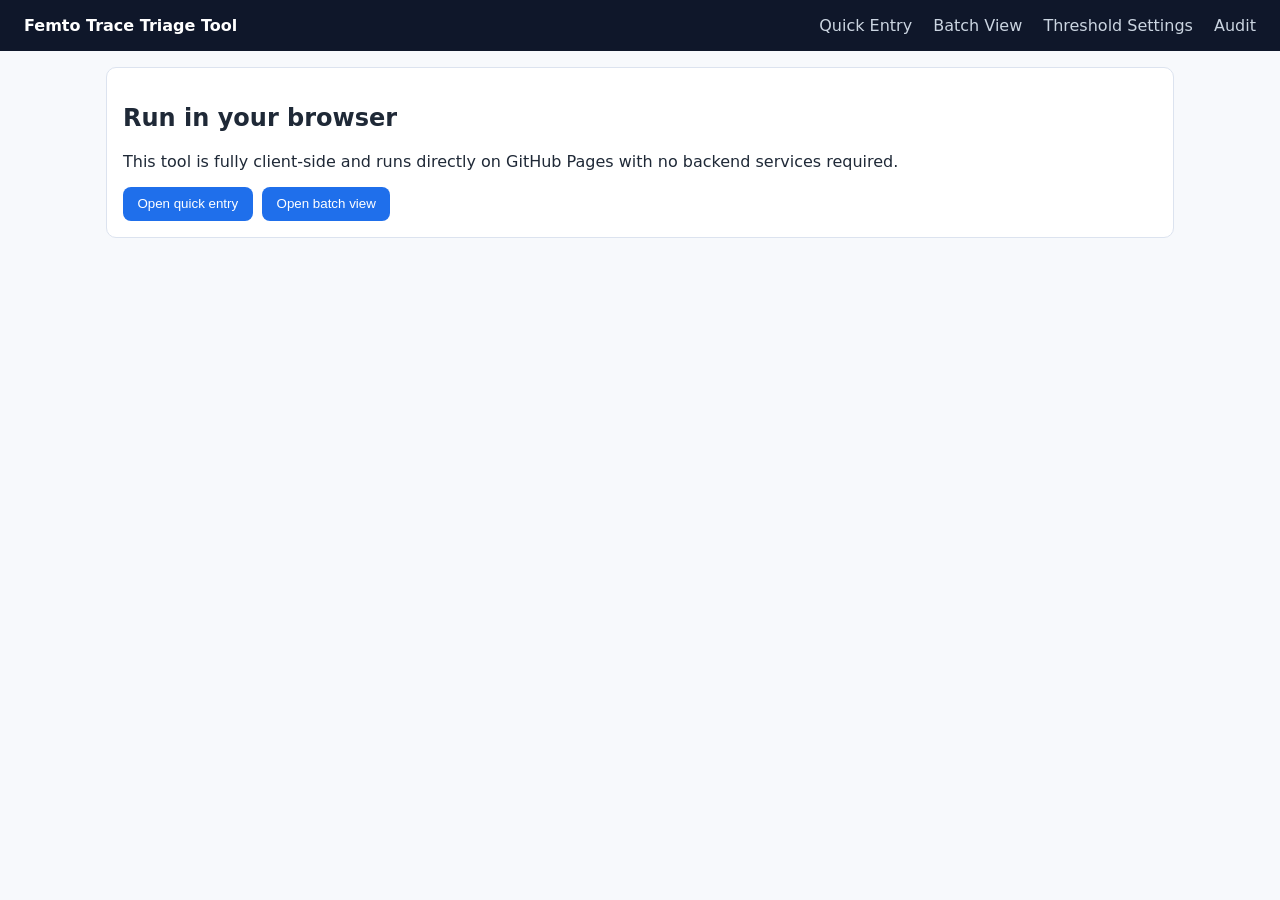
<file: index.html>
<!doctype html>
<html lang="en">
<head>
  <meta charset="UTF-8" />
  <meta name="viewport" content="width=device-width, initial-scale=1.0" />
  <title>Femto Trace Triage Tool</title>
  <link rel="stylesheet" href="app/styles.css" />
</head>
<body>
  <header>
    <strong>Femto Trace Triage Tool</strong>
    <nav>
      <a href="app/index.html">Quick Entry</a>
      <a href="app/batch.html">Batch View</a>
      <a href="app/settings.html">Threshold Settings</a>
      <a href="app/audit.html">Audit</a>
    </nav>
  </header>

  <main class="container">
    <section class="card">
      <h2>Run in your browser</h2>
      <p class="muted">This tool is fully client-side and runs directly on GitHub Pages with no backend services required.</p>
      <div style="display:flex;gap:.6rem;flex-wrap:wrap;margin-top:1rem;">
        <a href="app/index.html"><button>Open quick entry</button></a>
        <a href="app/batch.html"><button>Open batch view</button></a>
      </div>
    </section>
  </main>
</body>
</html>
</file>
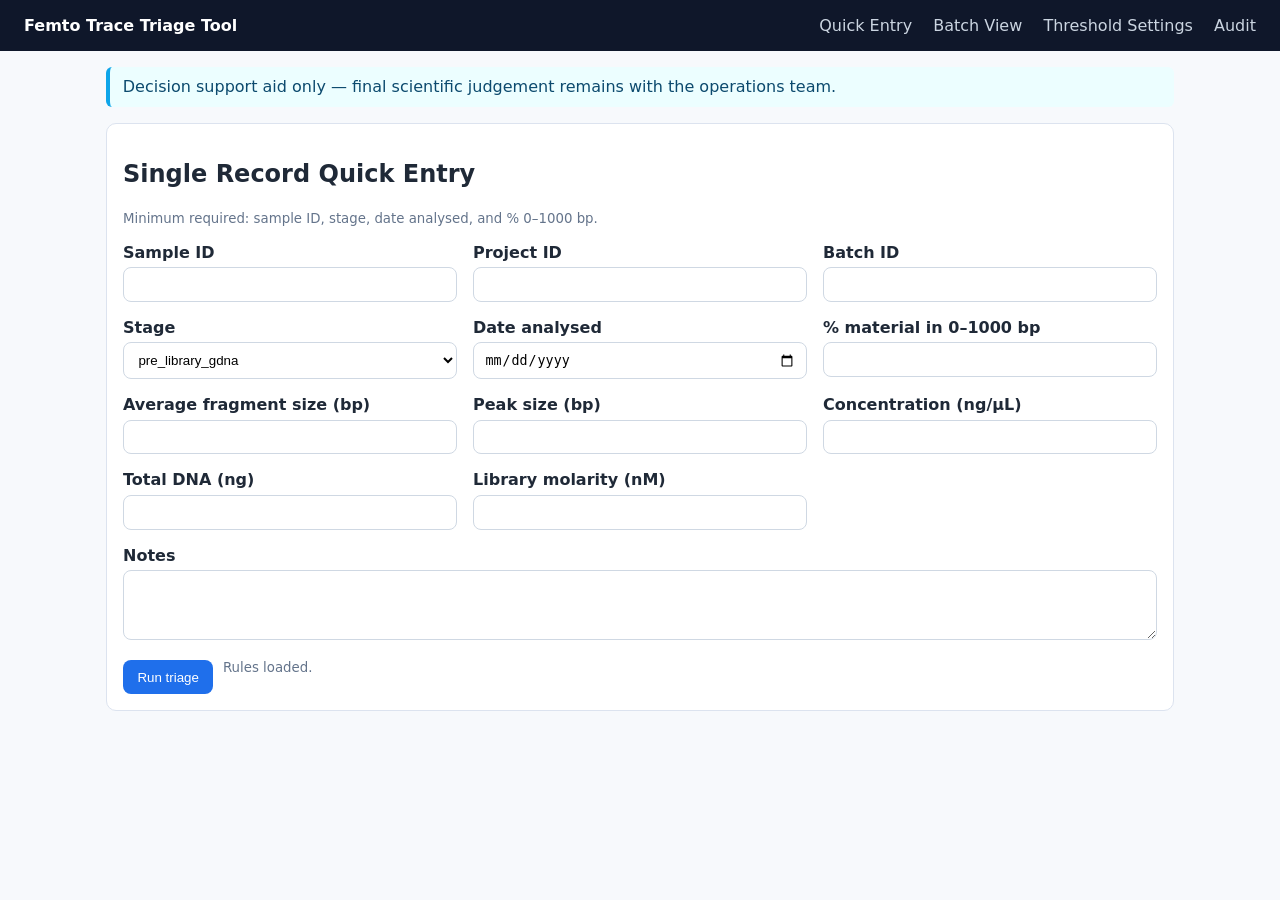
<file: app/index.html>
<!doctype html>
<html lang="en">
<head>
  <meta charset="UTF-8" />
  <meta name="viewport" content="width=device-width, initial-scale=1.0" />
  <title>Femto Trace Triage Tool</title>
  <link rel="stylesheet" href="styles.css" />
</head>
<body>
  <header>
    <strong>Femto Trace Triage Tool</strong>
    <nav>
      <a href="index.html">Quick Entry</a>
      <a href="batch.html">Batch View</a>
      <a href="settings.html">Threshold Settings</a>
      <a href="audit.html">Audit</a>
    </nav>
  </header>

  <main class="container">
    <div class="notice">Decision support aid only — final scientific judgement remains with the operations team.</div>

    <section class="card">
      <h2>Single Record Quick Entry</h2>
      <small class="muted">Minimum required: sample ID, stage, date analysed, and % 0–1000 bp.</small>
      <div class="grid grid-2" style="margin-top:1rem;">
        <div><label>Sample ID</label><input id="sample_id" /></div>
        <div><label>Project ID</label><input id="project_id" /></div>
        <div><label>Batch ID</label><input id="batch_id" /></div>
        <div>
          <label>Stage</label>
          <select id="stage">
            <option value="pre_library_gdna">pre_library_gdna</option>
            <option value="post_library">post_library</option>
            <option value="post_size_selection">post_size_selection</option>
            <option value="final_library">final_library</option>
          </select>
        </div>
        <div><label>Date analysed</label><input id="date_analyzed" type="date" /></div>
        <div><label>% material in 0–1000 bp</label><input id="percent_0_1000_bp" type="number" step="0.01" /></div>
        <div><label>Average fragment size (bp)</label><input id="avg_fragment_size_bp" type="number" /></div>
        <div><label>Peak size (bp)</label><input id="peak_size_bp" type="number" /></div>
        <div><label>Concentration (ng/µL)</label><input id="concentration_ng_ul" type="number" step="0.01" /></div>
        <div><label>Total DNA (ng)</label><input id="total_dna_ng" type="number" step="0.01" /></div>
        <div><label>Library molarity (nM)</label><input id="library_molarity_nM" type="number" step="0.01" /></div>
        <div style="grid-column:1/-1;"><label>Notes</label><textarea id="notes"></textarea></div>
      </div>
      <div style="margin-top:1rem;display:flex;gap:.6rem;">
        <button id="run">Run triage</button>
        <small id="loadingNote" class="muted">Loading rule set…</small>
      </div>
    </section>

    <section id="result" class="card" hidden>
      <h3>Suggested triage</h3>
      <p><span id="statusBadge" class="badge"></span> <small id="confidence" class="muted"></small></p>
      <p id="explanation"></p>
      <details>
        <summary>Rationale</summary>
        <p id="rationale"></p>
      </details>
      <p><strong>Reasons triggered:</strong> <span id="reasons"></span></p>
      <p><strong>Suggested action:</strong> <span id="action"></span></p>
    </section>
  </main>

  <script type="module">
    import { evaluateRecord } from './triage.js';

    let rules;
    const runButton = document.getElementById('run');
    runButton.disabled = true;

    const loadRules = async () => {
      try {
        const response = await fetch('../data/rules.default.json');
        rules = await response.json();
        runButton.disabled = false;
        document.getElementById('loadingNote').textContent = 'Rules loaded.';
      } catch (error) {
        const result = document.getElementById('result');
        result.hidden = false;
        document.getElementById('statusBadge').className = 'badge status-Fail-hold';
        document.getElementById('statusBadge').textContent = 'Rules unavailable';
        document.getElementById('confidence').textContent = 'Confidence: low';
        document.getElementById('explanation').textContent = 'Unable to load threshold rules. Refresh and try again.';
        document.getElementById('rationale').textContent = String(error);
        document.getElementById('reasons').textContent = 'rules_load_error';
        document.getElementById('action').textContent = 'Confirm this site is being served over HTTP(S) and retry.';
      }
    };
    loadRules();

    const fields = [
      'sample_id','project_id','batch_id','stage','date_analyzed','percent_0_1000_bp',
      'avg_fragment_size_bp','peak_size_bp','concentration_ng_ul','total_dna_ng','library_molarity_nM','notes'
    ];

    const toRecord = () => {
      const record = {};
      fields.forEach((id) => record[id] = document.getElementById(id).value);
      ['percent_0_1000_bp','avg_fragment_size_bp','peak_size_bp','concentration_ng_ul','total_dna_ng','library_molarity_nM']
        .forEach((id) => {
          if (record[id] !== '') record[id] = Number(record[id]);
        });
      return record;
    };

    document.getElementById('run').addEventListener('click', () => {
      const result = evaluateRecord(toRecord(), rules);
      document.getElementById('result').hidden = false;
      const cls = `status-${result.triage_status.replace('/', ' ').replace(/\s+/g, '-')}`;
      const badge = document.getElementById('statusBadge');
      badge.className = `badge ${cls}`;
      badge.textContent = result.triage_status;
      document.getElementById('confidence').textContent = `Confidence: ${result.confidence}`;
      document.getElementById('explanation').textContent = result.short_explanation;
      document.getElementById('rationale').textContent = result.rationale;
      document.getElementById('reasons').textContent = result.reasons_triggered.length ? result.reasons_triggered.join(', ') : 'None';
      document.getElementById('action').textContent = result.suggested_action;
    });
  </script>
</body>
</html>
</file>
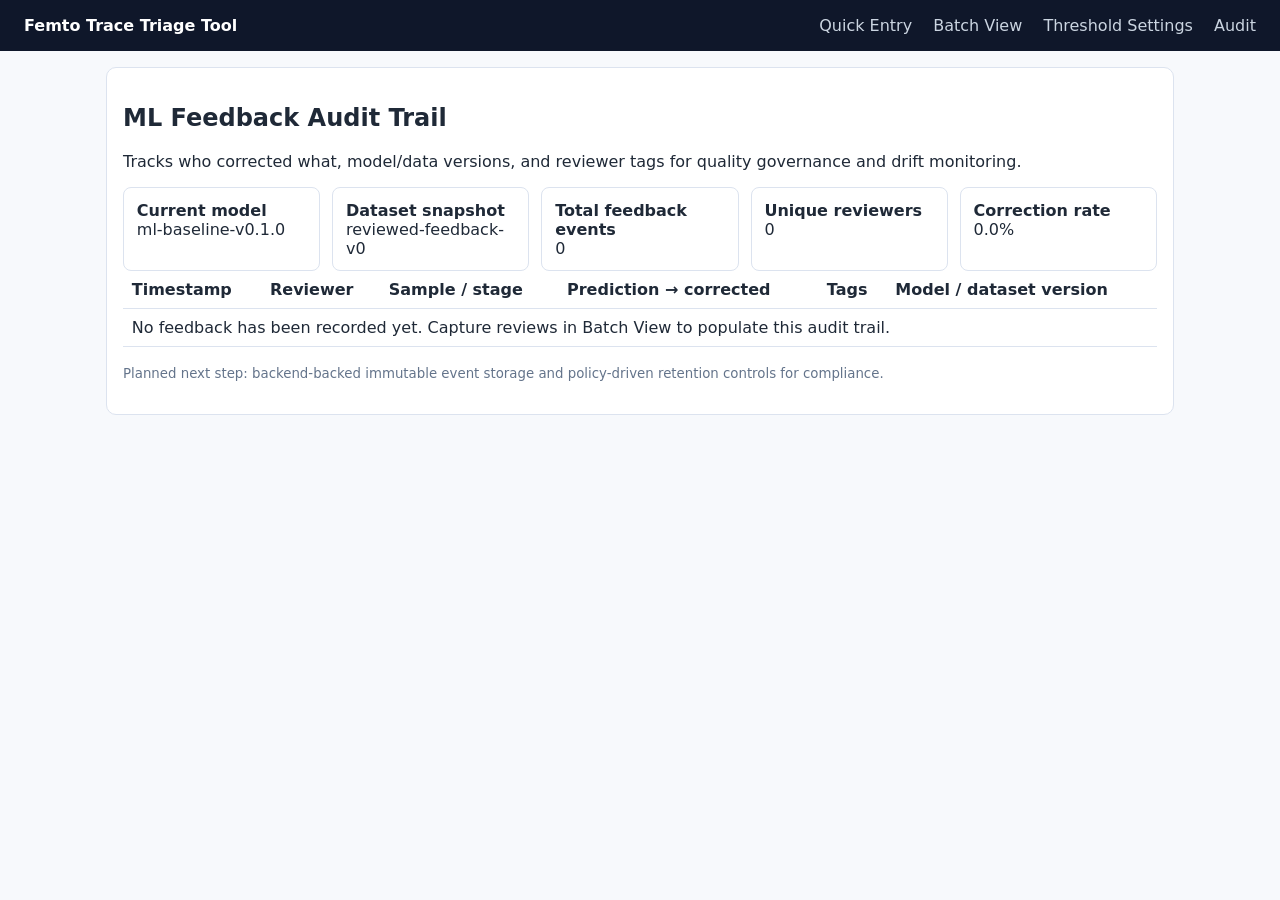
<file: app/audit.html>
<!doctype html>
<html lang="en">
<head>
  <meta charset="UTF-8" />
  <meta name="viewport" content="width=device-width, initial-scale=1.0" />
  <title>Femto Trace Triage Tool - Audit</title>
  <link rel="stylesheet" href="styles.css" />
</head>
<body>
  <header>
    <strong>Femto Trace Triage Tool</strong>
    <nav>
      <a href="index.html">Quick Entry</a>
      <a href="batch.html">Batch View</a>
      <a href="settings.html">Threshold Settings</a>
      <a href="audit.html">Audit</a>
    </nav>
  </header>
  <main class="container">
    <section class="card">
      <h2>ML Feedback Audit Trail</h2>
      <p class="muted">Tracks who corrected what, model/data versions, and reviewer tags for quality governance and drift monitoring.</p>
      <div id="auditKpi" class="kpi-row"></div>
      <div class="table-wrap">
        <table>
          <thead>
            <tr>
              <th>Timestamp</th>
              <th>Reviewer</th>
              <th>Sample / stage</th>
              <th>Prediction → corrected</th>
              <th>Tags</th>
              <th>Model / dataset version</th>
            </tr>
          </thead>
          <tbody id="feedbackRows"></tbody>
        </table>
      </div>
      <p><small class="muted">Planned next step: backend-backed immutable event storage and policy-driven retention controls for compliance.</small></p>
    </section>
  </main>

  <script type="module">
    import { getFeedbackLog, getModelState } from './ml-assist.js';

    const feedback = [...getFeedbackLog()].reverse();
    const state = getModelState();

    const uniqueReviewers = new Set(feedback.map((entry) => entry.reviewerId));
    const disagreementCount = feedback.filter((entry) => entry.modelPrediction !== entry.correctedLabel).length;
    const disagreementRate = feedback.length ? ((disagreementCount / feedback.length) * 100).toFixed(1) : '0.0';

    document.getElementById('auditKpi').innerHTML = `
      <div class="kpi"><strong>Current model</strong><div>${state.modelVersion}</div></div>
      <div class="kpi"><strong>Dataset snapshot</strong><div>${state.datasetVersion}</div></div>
      <div class="kpi"><strong>Total feedback events</strong><div>${feedback.length}</div></div>
      <div class="kpi"><strong>Unique reviewers</strong><div>${uniqueReviewers.size}</div></div>
      <div class="kpi"><strong>Correction rate</strong><div>${disagreementRate}%</div></div>
    `;

    document.getElementById('feedbackRows').innerHTML = feedback.length
      ? feedback.map((entry) => `
        <tr>
          <td>${new Date(entry.timestamp).toLocaleString()}</td>
          <td>${entry.reviewerId} (${entry.reviewerRole})</td>
          <td>${entry.inputFeatures.sample_id || 'n/a'} / ${entry.inputFeatures.stage || 'n/a'}</td>
          <td>${entry.modelPrediction} → ${entry.correctedLabel}</td>
          <td>${entry.reasonTags?.join(', ') || 'none'}</td>
          <td>${entry.modelVersion} / ${entry.datasetVersion}</td>
        </tr>
      `).join('')
      : '<tr><td colspan="6" class="muted">No feedback has been recorded yet. Capture reviews in Batch View to populate this audit trail.</td></tr>';
  </script>
</body>
</html>
</file>
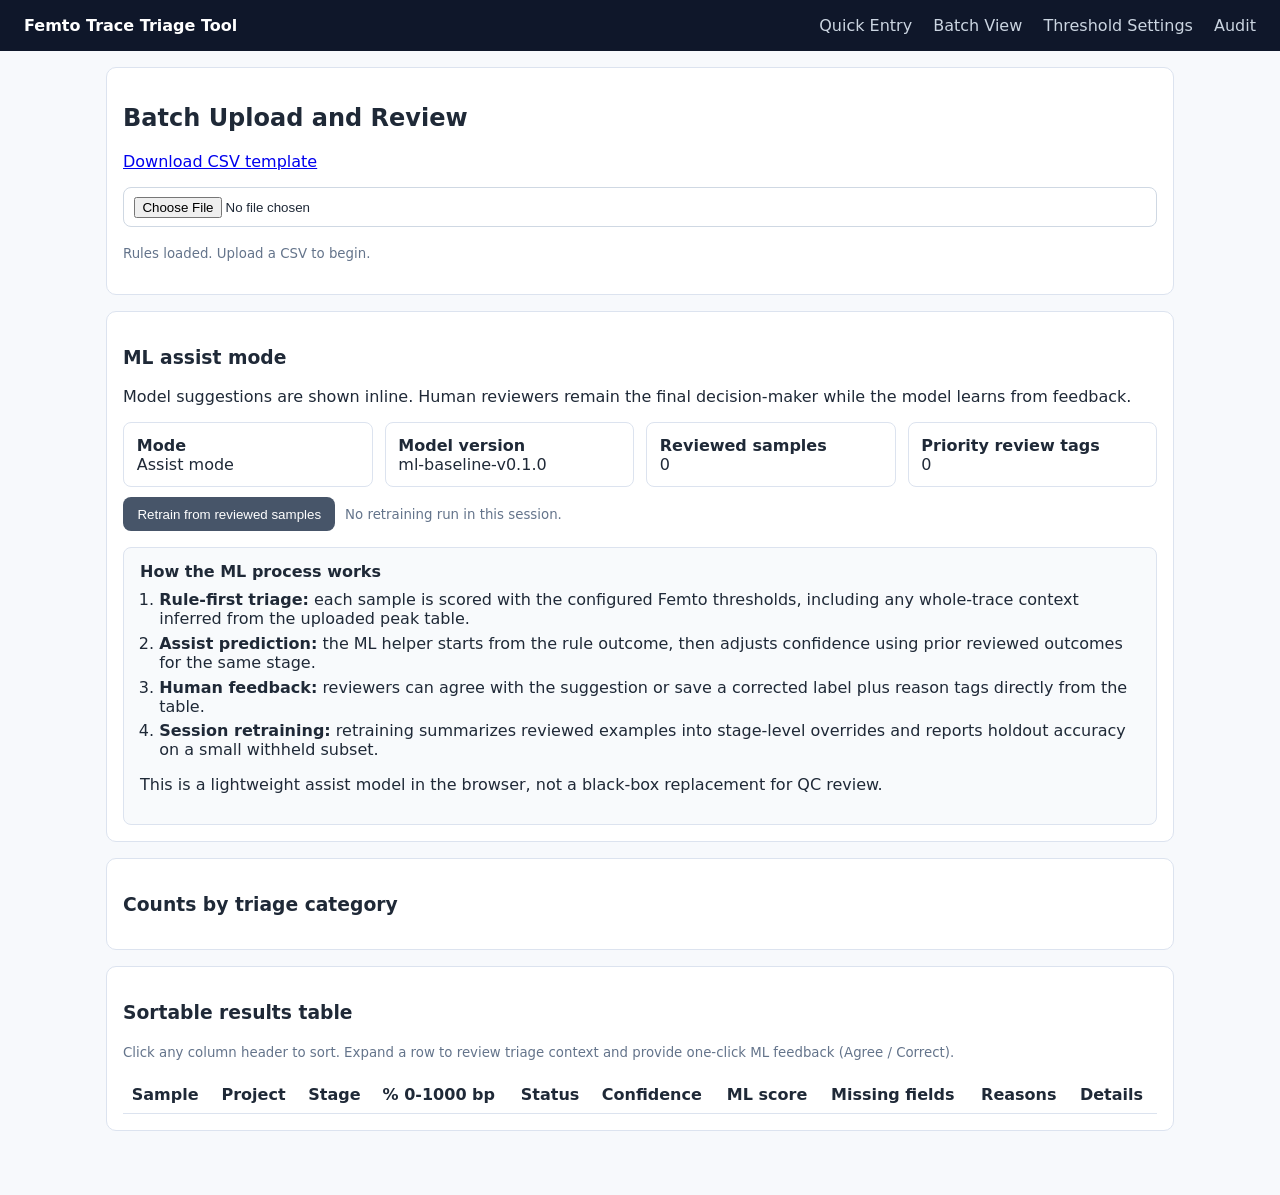
<file: app/batch.html>
<!doctype html>
<html lang="en">
<head>
  <meta charset="UTF-8" />
  <meta name="viewport" content="width=device-width, initial-scale=1.0" />
  <title>Femto Trace Triage Tool - Batch</title>
  <link rel="stylesheet" href="styles.css" />
</head>
<body>
  <header>
    <strong>Femto Trace Triage Tool</strong>
    <nav>
      <a href="index.html">Quick Entry</a>
      <a href="batch.html">Batch View</a>
      <a href="settings.html">Threshold Settings</a>
      <a href="audit.html">Audit</a>
    </nav>
  </header>
  <main class="container">
    <section class="card">
      <h2>Batch Upload and Review</h2>
      <p><a href="../data/template.csv" download>Download CSV template</a></p>
      <input id="csv" type="file" accept=".csv" disabled />
      <p><small id="batchStatus" class="muted">Loading rule set…</small></p>
    </section>

    <section class="card">
      <h3>ML assist mode</h3>
      <p class="muted">Model suggestions are shown inline. Human reviewers remain the final decision-maker while the model learns from feedback.</p>
      <div id="mlSummary" class="kpi-row"></div>
      <div class="inline-actions">
        <button id="retrain" class="secondary">Retrain from reviewed samples</button>
        <small id="retrainStatus" class="muted">No retraining run in this session.</small>
      </div>
      <div class="ml-process">
        <h4>How the ML process works</h4>
        <ol>
          <li><strong>Rule-first triage:</strong> each sample is scored with the configured Femto thresholds, including any whole-trace context inferred from the uploaded peak table.</li>
          <li><strong>Assist prediction:</strong> the ML helper starts from the rule outcome, then adjusts confidence using prior reviewed outcomes for the same stage.</li>
          <li><strong>Human feedback:</strong> reviewers can agree with the suggestion or save a corrected label plus reason tags directly from the table.</li>
          <li><strong>Session retraining:</strong> retraining summarizes reviewed examples into stage-level overrides and reports holdout accuracy on a small withheld subset.</li>
        </ol>
        <p class="muted">This is a lightweight assist model in the browser, not a black-box replacement for QC review.</p>
      </div>
    </section>

    <section class="card">
      <h3>Counts by triage category</h3>
      <div id="kpi" class="kpi-row"></div>
    </section>

    <section class="card">
      <h3>Sortable results table</h3>
      <p><small class="muted">Click any column header to sort. Expand a row to review triage context and provide one-click ML feedback (Agree / Correct).</small></p>
      <div class="table-wrap">
        <table>
          <thead>
            <tr>
              <th><button class="sort-btn" data-sort="sample_id" data-label="Sample">Sample</button></th>
              <th><button class="sort-btn" data-sort="project_id" data-label="Project">Project</button></th>
              <th><button class="sort-btn" data-sort="stage" data-label="Stage">Stage</button></th>
              <th><button class="sort-btn" data-sort="percent_0_1000_bp" data-label="% 0-1000 bp">% 0-1000 bp</button></th>
              <th><button class="sort-btn" data-sort="triage_status" data-label="Status">Status</button></th>
              <th><button class="sort-btn" data-sort="confidence" data-label="Confidence">Confidence</button></th>
              <th><button class="sort-btn" data-sort="ml_confidence" data-label="ML score">ML score</button></th>
              <th>Missing fields</th>
              <th>Reasons</th>
              <th>Details</th>
            </tr>
          </thead>
          <tbody id="rows"></tbody>
        </table>
      </div>
    </section>
  </main>

  <script type="module">
    import { evaluateRecord } from './triage.js';
    import { parseBatchRows } from './batch-import.js';
    import {
      getModelState,
      getReviewQueueSummary,
      predictAssistedLabel,
      recordReviewFeedback,
      retrainModelFromFeedback
    } from './ml-assist.js';

    let rules;
    const statuses = ['Proceed', 'Proceed with caution', 'Review', 'High risk', 'Fail/hold'];
    fetch('../data/rules.default.json')
      .then(r => r.json())
      .then((r) => {
        rules = r;
        document.getElementById('csv').disabled = false;
        document.getElementById('batchStatus').textContent = 'Rules loaded. Upload a CSV to begin.';
      })
      .catch(() => {
        document.getElementById('batchStatus').textContent = 'Unable to load threshold rules. Refresh and try again.';
      });

    const confidenceRank = { high: 3, medium: 2, low: 1 };
    const statusRank = {
      'Fail/hold': 5,
      'High risk': 4,
      Review: 3,
      'Proceed with caution': 2,
      Proceed: 1
    };

    const sortState = { key: 'triage_status', direction: 'desc' };
    let currentResults = [];

    const updateMlSummary = () => {
      const state = getModelState();
      const queue = getReviewQueueSummary();
      const cards = [
        `<div class="kpi"><strong>Mode</strong><div>Assist mode</div></div>`,
        `<div class="kpi"><strong>Model version</strong><div>${state.modelVersion}</div></div>`,
        `<div class="kpi"><strong>Reviewed samples</strong><div>${queue.totalReviewed}</div></div>`,
        `<div class="kpi"><strong>Priority review tags</strong><div>${queue.highPriorityExamples}</div></div>`
      ];
      if (state.holdoutAccuracy !== null) {
        cards.push(`<div class="kpi"><strong>Holdout accuracy</strong><div>${(state.holdoutAccuracy * 100).toFixed(1)}%</div></div>`);
      }
      document.getElementById('mlSummary').innerHTML = cards.join('');
    };

    const formatMissingFields = (result) => {
      const required = result.missing_required_fields || [];
      const recommended = result.missing_recommended_fields || [];
      if (!required.length && !recommended.length) return '<span class="muted">None</span>';

      const lines = [];
      if (required.length) lines.push(`<span class="field-chip required">Required: ${required.join(', ')}</span>`);
      if (recommended.length) lines.push(`<span class="field-chip recommended">Recommended: ${recommended.join(', ')}</span>`);
      return lines.join(' ');
    };

    const getSortValue = (item, key) => {
      if (key === 'triage_status') return statusRank[item.result.triage_status] || 0;
      if (key === 'confidence') return confidenceRank[item.result.confidence] || 0;
      if (key === 'percent_0_1000_bp') return Number(item.record.percent_0_1000_bp ?? -1);
      if (key === 'ml_confidence') return Number(item.ml.numericConfidence ?? 0);
      return String(item.record[key] || '').toLowerCase();
    };

    const sortResults = (results) => {
      return [...results].sort((a, b) => {
        const av = getSortValue(a, sortState.key);
        const bv = getSortValue(b, sortState.key);
        if (av < bv) return sortState.direction === 'asc' ? -1 : 1;
        if (av > bv) return sortState.direction === 'asc' ? 1 : -1;
        return 0;
      });
    };

    const mlBadgeClass = (confidenceBucket) => `ml-chip ${confidenceBucket}`;

    const render = (results) => {
      currentResults = [...results];
      updateMlSummary();
      const counts = Object.fromEntries(statuses.map((s) => [s, 0]));
      results.forEach((r) => counts[r.result.triage_status]++);
      document.getElementById('kpi').innerHTML = statuses
        .map((s) => `<div class="kpi"><strong>${s}</strong><div>${counts[s]}</div></div>`).join('');

      const sorted = sortResults(results);
      document.getElementById('rows').innerHTML = sorted.map(({ record, result, ml }, idx) => {
        const cls = `status-${result.triage_status.replace('/', ' ').replace(/\s+/g, '-')}`;
        const detailId = `detail-${idx}`;
        const confidencePct = `${Math.round(ml.numericConfidence * 100)}%`;
        const reviewHint = ml.reviewRequired ? '<span class="field-chip required">Human review required</span>' : '<span class="field-chip recommended">Eligible for auto-accept</span>';
        const warningMarkup = (result.warnings || []).length
          ? `<div class="trace-callout"><strong>Whole-trace context:</strong><ul>${result.warnings.map((warning) => `<li>${warning}</li>`).join('')}</ul></div>`
          : '';

        return `<tr>
          <td>${record.sample_id || ''}</td>
          <td>${record.project_id || ''}</td>
          <td>${record.stage || ''}</td>
          <td>${record.percent_0_1000_bp ?? ''}</td>
          <td><span class="badge ${cls}">${result.triage_status}</span></td>
          <td>${result.confidence}</td>
          <td><span class="${mlBadgeClass(ml.confidenceBucket)}">${confidencePct}</span></td>
          <td>${formatMissingFields(result)}</td>
          <td>${result.reasons_triggered.join(', ') || 'None'}</td>
          <td>
            <details id="${detailId}">
              <summary>View</summary>
              <div class="detail-copy">
                <p><strong>Explanation:</strong> ${result.short_explanation}</p>
                <p><strong>Suggested action:</strong> ${result.suggested_action}</p>
                <p><strong>Rationale:</strong> ${result.rationale}</p>
                ${warningMarkup}
                <hr />
                <p><strong>ML suggestion:</strong> ${ml.predictedLabel} <span class="${mlBadgeClass(ml.confidenceBucket)}">${confidencePct}</span></p>
                <p><strong>Anomaly type:</strong> ${ml.anomalyType}</p>
                <p><strong>Root-cause candidate:</strong> ${ml.rootCauseCandidate}</p>
                <p><strong>Why this prediction:</strong> ${ml.topFactors.join(' • ') || 'No factors available'}</p>
                <p>${reviewHint}</p>
                <div class="review-inline">
                  <label>Reviewer ID</label>
                  <input id="reviewer-${idx}" placeholder="ops_user" />
                  <label>Role</label>
                  <select id="role-${idx}">
                    <option value="operator">operator</option>
                    <option value="scientist">scientist</option>
                    <option value="lead">lead</option>
                  </select>
                  <label>Correction (if needed)</label>
                  <select id="label-${idx}">
                    ${statuses.map((s) => `<option value="${s}" ${s === ml.predictedLabel ? 'selected' : ''}>${s}</option>`).join('')}
                  </select>
                  <label>Reason tags (comma-separated)</label>
                  <input id="reason-${idx}" placeholder="false positive, missing context" />
                  <div class="inline-actions">
                    <button class="secondary" data-action="agree" data-idx="${idx}">Agree</button>
                    <button data-action="save" data-idx="${idx}">Disagree / Save correction</button>
                    <small id="saved-${idx}" class="muted"></small>
                  </div>
                </div>
              </div>
            </details>
          </td>
        </tr>`;
      }).join('');

      document.querySelectorAll('[data-action="agree"]').forEach((button) => {
        button.addEventListener('click', () => {
          const idx = Number(button.dataset.idx);
          const row = sorted[idx];
          document.getElementById(`label-${idx}`).value = row.ml.predictedLabel;
          saveFeedback(idx, row.ml.predictedLabel);
        });
      });

      document.querySelectorAll('[data-action="save"]').forEach((button) => {
        button.addEventListener('click', () => {
          const idx = Number(button.dataset.idx);
          saveFeedback(idx, document.getElementById(`label-${idx}`).value);
        });
      });

      const saveFeedback = (idx, correctedLabel) => {
        const row = sorted[idx];
        const reasonTags = (document.getElementById(`reason-${idx}`).value || '')
          .split(',')
          .map((token) => token.trim())
          .filter(Boolean);

        recordReviewFeedback({
          record: row.record,
          prediction: row.ml,
          correctedLabel,
          reviewerId: document.getElementById(`reviewer-${idx}`).value,
          reviewerRole: document.getElementById(`role-${idx}`).value,
          reasonTags
        });

        document.getElementById(`saved-${idx}`).textContent = 'Feedback saved. Model learning updated for next retrain.';
        updateMlSummary();
      };
    };

    document.querySelectorAll('.sort-btn').forEach((button) => {
      button.addEventListener('click', () => {
        const key = button.dataset.sort;
        if (sortState.key === key) {
          sortState.direction = sortState.direction === 'asc' ? 'desc' : 'asc';
        } else {
          sortState.key = key;
          sortState.direction = key === 'triage_status' || key === 'confidence' || key === 'ml_confidence' ? 'desc' : 'asc';
        }

        document.querySelectorAll('.sort-btn').forEach((b) => {
          b.classList.toggle('active', b === button);
          const arrow = b === button ? (sortState.direction === 'asc' ? ' ↑' : ' ↓') : '';
          b.textContent = `${b.dataset.label}${arrow}`;
        });

        render(currentResults);
      });
    });

    document.getElementById('retrain').addEventListener('click', () => {
      const nextState = retrainModelFromFeedback();
      const status = document.getElementById('retrainStatus');
      if (!nextState) {
        status.textContent = 'Retraining skipped: add reviewed examples first.';
        return;
      }
      const accuracy = nextState.holdoutAccuracy === null
        ? 'n/a'
        : `${(nextState.holdoutAccuracy * 100).toFixed(1)}%`;
      status.textContent = `Retrained ${nextState.modelVersion} on ${nextState.datasetVersion}. Holdout accuracy: ${accuracy}.`;
      if (currentResults.length) {
        currentResults = currentResults.map(({ record, result }) => ({
          record,
          result,
          ml: predictAssistedLabel(record, result, nextState)
        }));
        render(currentResults);
      } else {
        updateMlSummary();
      }
    });

    document.getElementById('csv').addEventListener('change', async (e) => {
      const file = e.target.files[0];
      if (!file || !rules) return;
      const text = await file.text();
      const parsed = parseBatchRows(text);
      const records = parsed.rows;
      if (!records.length) {
        document.getElementById('batchStatus').textContent = 'No rows found in uploaded file.';
        render([]);
        return;
      }

      if (parsed.format === 'femto_export') {
        const metadata = parsed.metadata || {};
        const invalidNote = metadata.invalidPercentRows
          ? ` ${metadata.invalidPercentRows} peak row(s) had non-numeric % values and were skipped in % 0-1000 bp calculations.`
          : '';
        const inferredNote = metadata.inferredZeroShortPercentSamples
          ? ` ${metadata.inferredZeroShortPercentSamples} sample(s) had 0-1000 bp inferred as 0% because the whole trace showed no measurable small-fragment peak.`
          : '';
        document.getElementById('batchStatus').textContent = `Detected Femto export format. Auto-mapped ${records.length} samples from ${metadata.sourceRows || records.length} rows (${metadata.peakRows || 0} peak rows, ${metadata.blankSummaryRows || 0} summary rows) with computed % 0-1000 bp for triage.${invalidNote}${inferredNote}`;
      } else {
        document.getElementById('batchStatus').textContent = `Loaded ${records.length} records from template-compatible CSV.`;
      }

      const state = getModelState();
      const evaluated = records.map((record) => {
        const result = evaluateRecord(record, rules);
        const ml = predictAssistedLabel(record, result, state);
        return { record, result, ml };
      });
      render(evaluated);
    });

    updateMlSummary();
  </script>
</body>
</html>
</file>
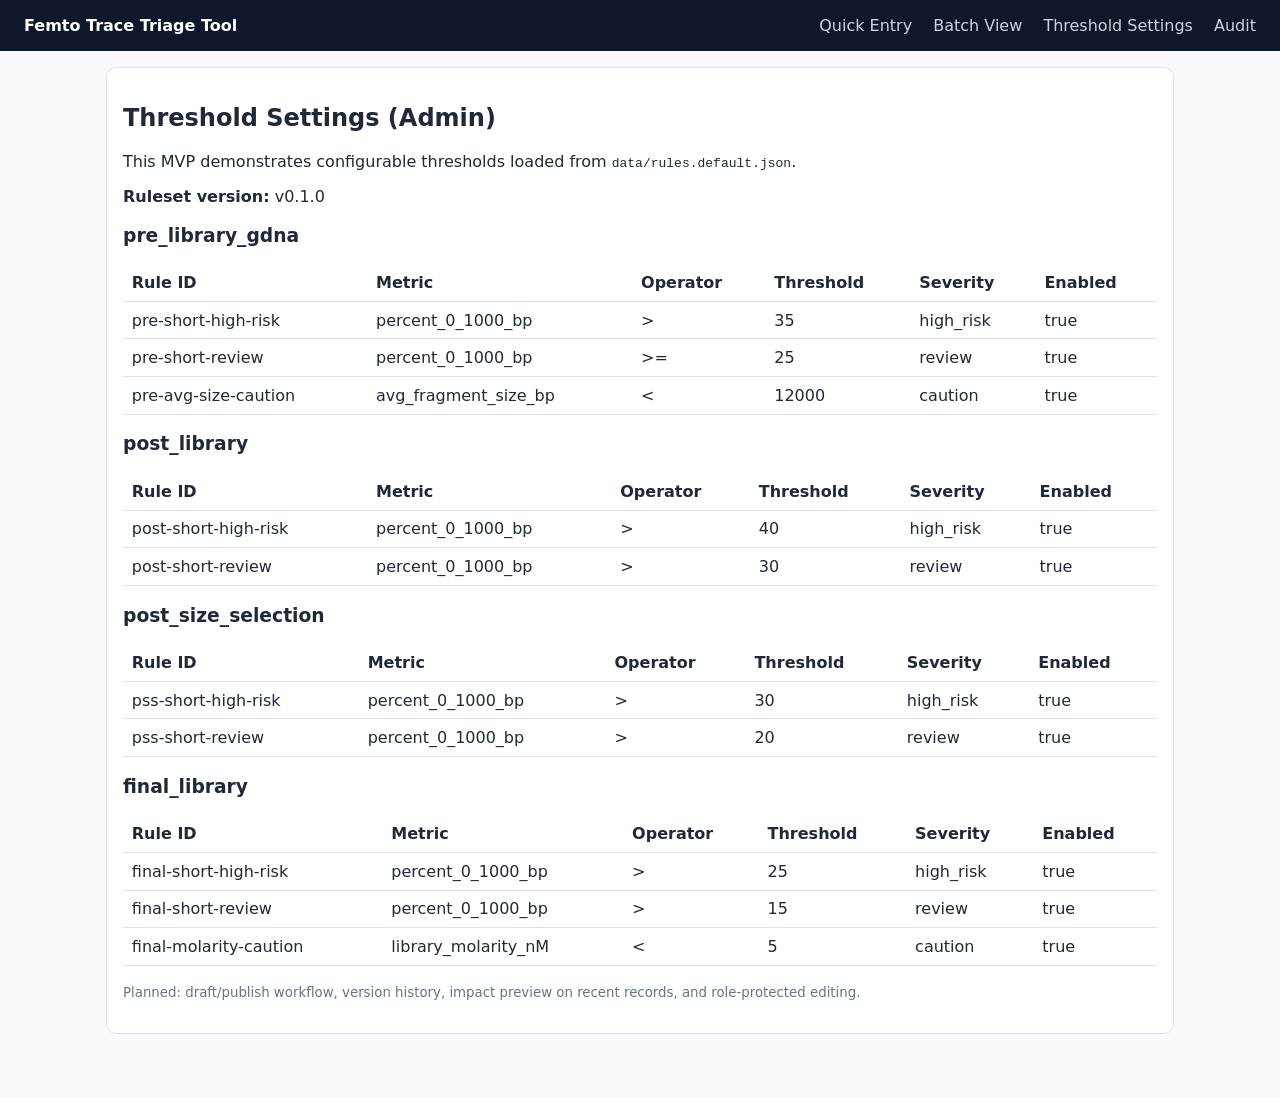
<file: app/settings.html>
<!doctype html>
<html lang="en">
<head>
  <meta charset="UTF-8" />
  <meta name="viewport" content="width=device-width, initial-scale=1.0" />
  <title>Femto Trace Triage Tool - Threshold Settings</title>
  <link rel="stylesheet" href="styles.css" />
</head>
<body>
  <header>
    <strong>Femto Trace Triage Tool</strong>
    <nav>
      <a href="index.html">Quick Entry</a>
      <a href="batch.html">Batch View</a>
      <a href="settings.html">Threshold Settings</a>
      <a href="audit.html">Audit</a>
    </nav>
  </header>
  <main class="container">
    <section class="card">
      <h2>Threshold Settings (Admin)</h2>
      <p class="muted">This MVP demonstrates configurable thresholds loaded from <code>data/rules.default.json</code>.</p>
      <p><strong>Ruleset version:</strong> <span id="version"></span></p>
      <div id="ruleTable"></div>
      <p><small class="muted">Planned: draft/publish workflow, version history, impact preview on recent records, and role-protected editing.</small></p>
    </section>
  </main>
  <script>
    fetch('../data/rules.default.json').then((r) => r.json()).then((rules) => {
      document.getElementById('version').textContent = rules.version;
      const html = Object.entries(rules.stages).map(([stage, stageRules]) => `
        <h3>${stage}</h3>
        <table>
          <thead><tr><th>Rule ID</th><th>Metric</th><th>Operator</th><th>Threshold</th><th>Severity</th><th>Enabled</th></tr></thead>
          <tbody>
            ${stageRules.map((rule) => `<tr>
              <td>${rule.id}</td>
              <td>${rule.metric}</td>
              <td>${rule.operator}</td>
              <td>${rule.threshold}</td>
              <td>${rule.severity}</td>
              <td>${rule.enabled}</td>
            </tr>`).join('')}
          </tbody>
        </table>
      `).join('');
      document.getElementById('ruleTable').innerHTML = html;
    });
  </script>
</body>
</html>
</file>
<file: app/styles.css>
:root {
  --bg: #f7f9fc;
  --text: #1f2937;
  --card: #ffffff;
  --border: #dce3ef;
  --accent: #1f6feb;
  --proceed: #0d9488;
  --caution: #ca8a04;
  --review: #ea580c;
  --highrisk: #dc2626;
  --fail: #7f1d1d;
}

* { box-sizing: border-box; }
body {
  margin: 0;
  font-family: Inter, ui-sans-serif, system-ui, -apple-system, Segoe UI, Roboto, Arial, sans-serif;
  color: var(--text);
  background: var(--bg);
}
header {
  background: #0f172a;
  color: #fff;
  padding: 1rem 1.5rem;
  display: flex;
  align-items: center;
  justify-content: space-between;
}
nav a {
  color: #cbd5e1;
  text-decoration: none;
  margin-left: 1rem;
}
nav a:hover { color: #fff; }
.container {
  max-width: 1100px;
  margin: 1rem auto;
  padding: 0 1rem 2rem;
}
.card {
  background: var(--card);
  border: 1px solid var(--border);
  border-radius: 10px;
  padding: 1rem;
  margin-bottom: 1rem;
}
.grid { display: grid; gap: 1rem; }
.grid-2 { grid-template-columns: repeat(auto-fit, minmax(280px, 1fr)); }
label { display: block; font-weight: 600; margin-bottom: .35rem; }
input, select, textarea {
  width: 100%;
  padding: .55rem .65rem;
  border: 1px solid #cfd8e3;
  border-radius: 8px;
  background: #fff;
}
textarea { min-height: 70px; }
button {
  background: var(--accent);
  border: none;
  color: #fff;
  border-radius: 8px;
  padding: .6rem .9rem;
  cursor: pointer;
}
button.secondary { background: #475569; }
.badge {
  display: inline-block;
  padding: .2rem .55rem;
  border-radius: 999px;
  font-size: .8rem;
  color: #fff;
  font-weight: 700;
}
.status-Proceed { background: var(--proceed); }
.status-Proceed-with-caution { background: var(--caution); }
.status-Review { background: var(--review); }
.status-High-risk { background: var(--highrisk); }
.status-Fail-hold { background: var(--fail); }
.kpi-row {
  display: grid;
  grid-template-columns: repeat(auto-fit, minmax(150px, 1fr));
  gap: .75rem;
}
.kpi {
  background: #fff;
  border: 1px solid var(--border);
  border-radius: 8px;
  padding: .8rem;
}
table {
  width: 100%;
  border-collapse: collapse;
}
th, td {
  border-bottom: 1px solid var(--border);
  text-align: left;
  padding: .55rem;
}
small.muted { color: #64748b; }
.notice {
  border-left: 4px solid #0ea5e9;
  background: #ecfeff;
  color: #0c4a6e;
  padding: .65rem .8rem;
  border-radius: 6px;
  margin-bottom: 1rem;
}


.table-wrap {
  overflow-x: auto;
}

.sort-btn {
  border: none;
  background: transparent;
  color: inherit;
  font: inherit;
  font-weight: 700;
  padding: 0;
  cursor: pointer;
}

.sort-btn.active {
  color: var(--accent);
}

.field-chip {
  display: inline-block;
  margin: .1rem .3rem .1rem 0;
  padding: .15rem .45rem;
  border-radius: 999px;
  font-size: .75rem;
  font-weight: 600;
  white-space: nowrap;
}

.field-chip.required {
  background: #fee2e2;
  color: #991b1b;
}

.field-chip.recommended {
  background: #e0f2fe;
  color: #075985;
}

.detail-copy {
  margin-top: .5rem;
  padding: .6rem;
  background: #f8fafc;
  border: 1px solid var(--border);
  border-radius: 8px;
}

.detail-copy p {
  margin: .25rem 0;
}

.inline-actions {
  display: flex;
  gap: .6rem;
  align-items: center;
  flex-wrap: wrap;
  margin-top: .6rem;
}

.ml-chip {
  display: inline-block;
  border-radius: 999px;
  padding: .2rem .5rem;
  font-size: .75rem;
  font-weight: 700;
  color: #fff;
}

.ml-chip.high { background: #0d9488; }
.ml-chip.medium { background: #ca8a04; }
.ml-chip.low { background: #dc2626; }

.review-inline {
  border-top: 1px dashed var(--border);
  margin-top: .5rem;
  padding-top: .6rem;
}

.review-inline label {
  font-size: .82rem;
  font-weight: 600;
  color: #334155;
  margin-top: .4rem;
}

hr {
  border: none;
  border-top: 1px solid var(--border);
  margin: .75rem 0;
}

.ml-process {
  margin-top: 1rem;
  padding: .85rem 1rem;
  border: 1px solid var(--border);
  border-radius: 8px;
  background: #f8fafc;
}

.ml-process h4 {
  margin: 0 0 .6rem;
}

.ml-process ol {
  margin: 0;
  padding-left: 1.2rem;
}

.ml-process li + li {
  margin-top: .35rem;
}

.trace-callout {
  margin-top: .6rem;
  padding: .7rem .8rem;
  border-left: 4px solid #0ea5e9;
  background: #eff6ff;
  border-radius: 6px;
}

.trace-callout ul {
  margin: .4rem 0 0;
  padding-left: 1.2rem;
}

.trace-callout li + li {
  margin-top: .25rem;
}
</file>
